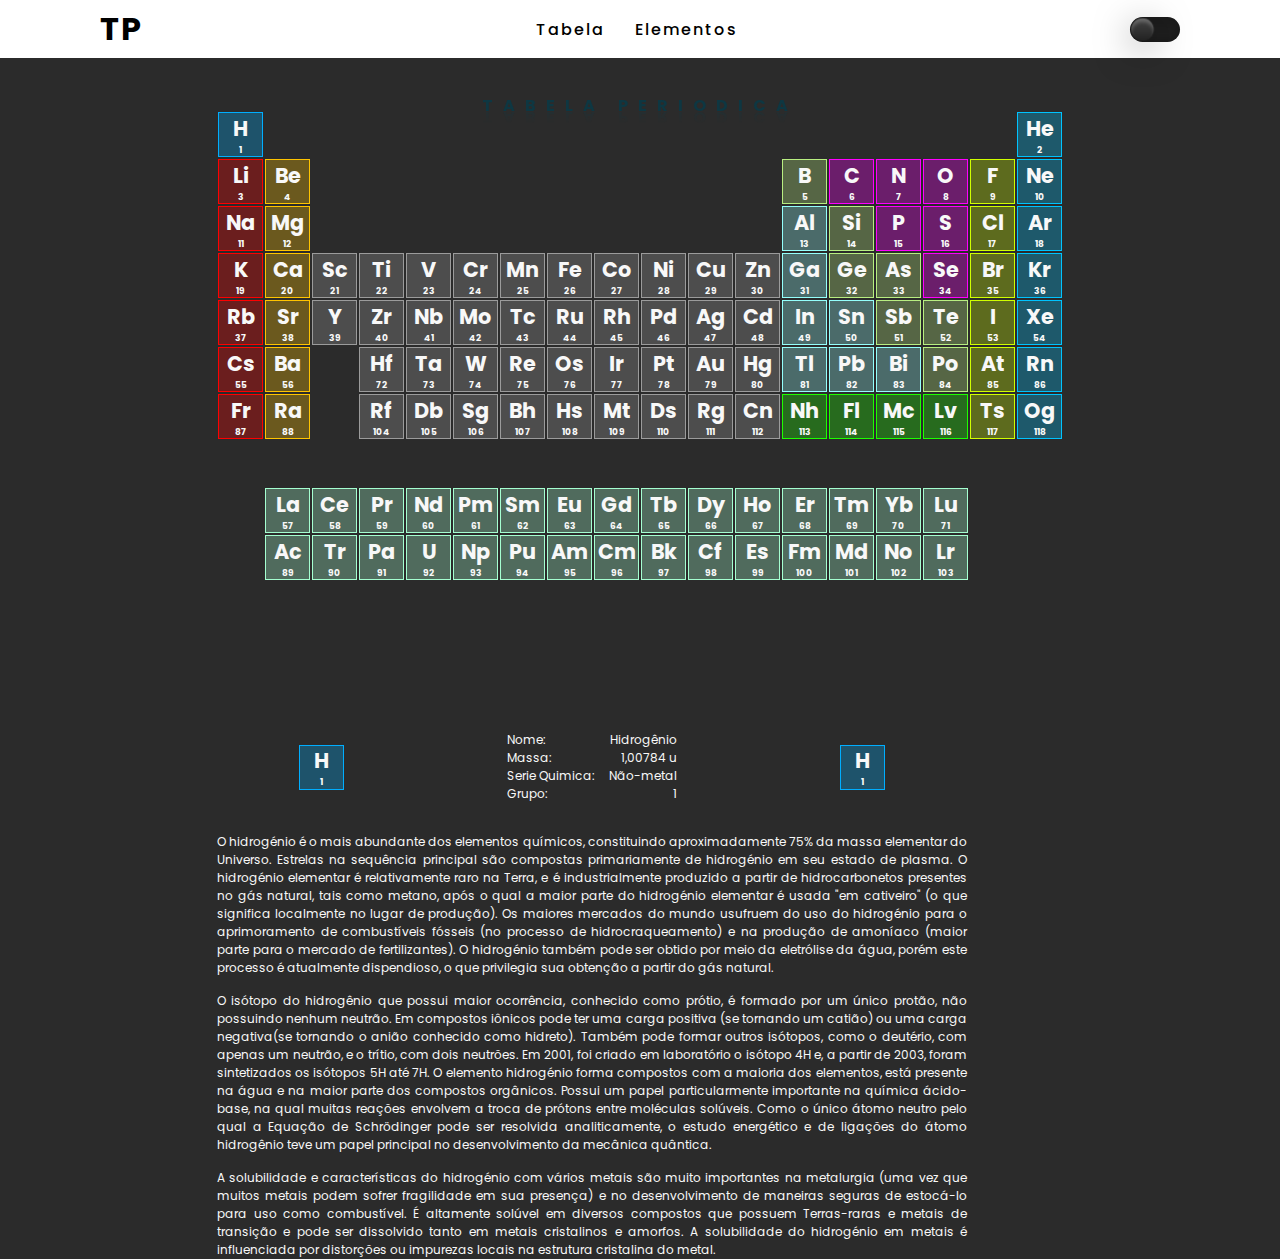
<file: index.html>
<!DOCTYPE html>
<html lang="en">

<head>
  <meta charset="UTF-8">
  <meta http-equiv="X-UA-Compatible" content="IE=edge">
  <meta name="viewport" content="width=device-width, initial-scale=1.0">
  <title>Tabela Periodica</title>
  <meta name="description" content="Tabela Periodica" keywords="tabler-period, tabela-periodica">
  <link rel="stylesheet" href="css/style.css">
  <link rel="stylesheet" href="css/corpo.css">
  <link rel="stylesheet" href="css/conteudo.css">
  <link rel="stylesheet" href="css/elementosQuimicosCores.css">
  <link rel="stylesheet" href="css/quimica.css">
</head>

<body>
  <header>
    <a href="index.html" class="logo">TP</a>
    <ul>
      <li><a href="#tabelaPeriodica">Tabela</a></li>
      <li><a href="#campos-elementos">Elementos</a></li>
    </ul>
    <div id="toggle">
      <i class="indicator"></i>
    </div>
  </header>
  <main>
    <section id="tabelaPeriodica" class="tabelaPeriodica">
      <div>
        <h2 contenteditable="true">Tabela Periodica</h2>
      </div>
      <div class="elementos">
        <div class="column">
          <a href="#hidrogenio">
            <div class="card gas">
              <h3 id="nomeElemento">H</h3>
              <h4 id="numeroAtomico">1</h4>
              <span>hidrogênio</span>
            </div>
          </a>
          <div class="card alcalinos-metal">
            <h3 id="nomeElemento">Li</h3>
            <h4 id="numeroAtomico">3</h4>
            <span>Lítio</span>
          </div>
          <div class="card alcalinos-metal">
            <h3 id="nomeElemento">Na</h3>
            <h4 id="numeroAtomico">11</h4>
            <span>Sódio</span>
          </div>
          <div class="card alcalinos-metal">
            <h3 id="nomeElemento">K</h3>
            <h4 id="numeroAtomico">19</h4>
            <span>Potácio</span>
          </div>
          <div class="card alcalinos-metal">
            <h3 id="nomeElemento">Rb</h3>
            <h4 id="numeroAtomico">37</h4>
            <span>Rubídio</span>
          </div>
          <div class="card alcalinos-metal">
            <h3 id="nomeElemento">Cs</h3>
            <h4 id="numeroAtomico">55</h4>
            <span>Cécio</span>
          </div>
          <div class="card alcalinos-metal">
            <h3 id="nomeElemento">Fr</h3>
            <h4 id="numeroAtomico">87</h4>
            <span>Frâncio</span>
          </div>
          <div class="card">
            <h3 id="nomeElemento"></h3>
            <h4 id="numeroAtomico"></h4>
          </div>
          <div class="card">
            <h3 id="nomeElemento"></h3>
            <h4 id="numeroAtomico"></h4>
          </div>
          <div class="card">
            <h3 id="nomeElemento"></h3>
            <h4 id="numeroAtomico"></h4>
          </div>
        </div>
        <div class="column">
          <div class="card alcaliterroso-metal">
            <h3 id="nomeElemento">Be</h3>
            <h4 id="numeroAtomico">4</h4>
            <span>Berílio</span>
          </div>
          <div class="card alcaliterroso-metal">
            <h3 id="nomeElemento">Mg</h3>
            <h4 id="numeroAtomico">12</h4>
            <span>Magnésio</span>
          </div>
          <div class="card alcaliterroso-metal">
            <h3 id="nomeElemento">Ca</h3>
            <h4 id="numeroAtomico">20</h4>
            <span>Cálcio</span>
          </div>
          <div class="card alcaliterroso-metal">
            <h3 id="nomeElemento">Sr</h3>
            <h4 id="numeroAtomico">38</h4>
            <span>Estrôncio</span>
          </div>
          <div class="card alcaliterroso-metal">
            <h3 id="nomeElemento">Ba</h3>
            <h4 id="numeroAtomico">56</h4>
            <span>Bário</span>
          </div>
          <div class="card alcaliterroso-metal">
            <h3 id="nomeElemento">Ra</h3>
            <h4 id="numeroAtomico">88</h4>
            <span>Rádio</span>
          </div>
          <div class="card">
            <h3 id="nomeElemento"></h3>
            <h4 id="numeroAtomico"></h4>
          </div>
          <div class="card latinidios">
            <h3 id="nomeElemento">La</h3>
            <h4 id="numeroAtomico">57</h4>
            <span>Lantânio</span>
          </div>
          <div class="card latinidios">
            <h3 id="nomeElemento">Ac</h3>
            <h4 id="numeroAtomico">89</h4>
            <span>Actínio</span>
          </div>
        </div>
        <div class="column">
          <div class="card metais">
            <h3 id="nomeElemento">Sc</h3>
            <h4 id="numeroAtomico">21</h4>
            <span>Escândio</span>
          </div>
          <div class="card metais">
            <h3 id="nomeElemento">Y</h3>
            <h4 id="numeroAtomico">39</h4>
            <span>Ítrio</span>
          </div>
          <div class="card">
            <h3 id="nomeElemento"></h3>
            <h4 id="numeroAtomico"></h4>
          </div>
          <div class="card">
            <h3 id="nomeElemento"></h3>
            <h4 id="numeroAtomico"></h4>
          </div>
          <div class="card">
            <h3 id="nomeElemento"></h3>
            <h4 id="numeroAtomico"></h4>
          </div>
          <div class="card latinidios">
            <h3 id="nomeElemento">Ce</h3>
            <h4 id="numeroAtomico">58</h4>
            <span>Cério</span>
          </div>
          <div class="card latinidios">
            <h3 id="nomeElemento">Tr</h3>
            <h4 id="numeroAtomico">90</h4>
            <span>Tório</span>
          </div>
        </div>
        <div class="column">
          <div class="card metais">
            <h3 id="nomeElemento">Ti</h3>
            <h4 id="numeroAtomico">22</h4>
            <span>Titânio</span>
          </div>
          <div class="card metais">
            <h3 id="nomeElemento">Zr</h3>
            <h4 id="numeroAtomico">40</h4>
            <span>Zircônio</span>
          </div>
          <div class="card metais">
            <h3 id="nomeElemento">Hf</h3>
            <h4 id="numeroAtomico">72</h4>
            <span>Háfinio</span>
          </div>
          <div class="card metais">
            <h3 id="nomeElemento">Rf</h3>
            <h4 id="numeroAtomico">104</h4>
            <span>Rutherfórdio</span>
          </div>
          <div class="card">
            <h3 id="nomeElemento"></h3>
            <h4 id="numeroAtomico"></h4>
          </div>
          <div class="card latinidios">
            <h3 id="nomeElemento">Pr</h3>
            <h4 id="numeroAtomico">59</h4>
            <span>Praseodímio</span>
          </div>
          <div class="card latinidios">
            <h3 id="nomeElemento">Pa</h3>
            <h4 id="numeroAtomico">91</h4>
            <span>Protactínio</span>
          </div>
        </div>
        <div class="column">
          <div class="card metais">
            <h3 id="nomeElemento">V</h3>
            <h4 id="numeroAtomico">23</h4>
            <span>Venádio</span>
          </div>
          <div class="card metais">
            <h3 id="nomeElemento">Nb</h3>
            <h4 id="numeroAtomico">41</h4>
            <span>Nióbio</span>
          </div>
          <div class="card metais">
            <h3 id="nomeElemento">Ta</h3>
            <h4 id="numeroAtomico">73</h4>
            <span>Tântalo</span>
          </div>
          <div class="card metais">
            <h3 id="nomeElemento">Db</h3>
            <h4 id="numeroAtomico">105</h4>
            <span>Dubnio</span>
          </div>
          <div class="card">
            <h3 id="nomeElemento"></h3>
            <h4 id="numeroAtomico"></h4>
          </div>
          <div class="card latinidios">
            <h3 id="nomeElemento">Nd</h3>
            <h4 id="numeroAtomico">60</h4>
            <span>Neodímio</span>
          </div>
          <div class="card latinidios">
            <h3 id="nomeElemento">U</h3>
            <h4 id="numeroAtomico">92</h4>
            <span>Urânio</span>
          </div>
        </div>
        <div class="column">
          <div class="card metais">
            <h3 id="nomeElemento">Cr</h3>
            <h4 id="numeroAtomico">24</h4>
            <span>Crômio</span>
          </div>
          <div class="card metais">
            <h3 id="nomeElemento">Mo</h3>
            <h4 id="numeroAtomico">42</h4>
            <span>Molibdênio</span>
          </div>
          <div class="card metais">
            <h3 id="nomeElemento">W</h3>
            <h4 id="numeroAtomico">74</h4>
            <span>Tugstênio</span>
          </div>
          <div class="card metais">
            <h3 id="nomeElemento">Sg</h3>
            <h4 id="numeroAtomico">106</h4>
            <span>Seabórgio</span>
          </div>
          <div class="card">
            <h3 id="nomeElemento"></h3>
            <h4 id="numeroAtomico"></h4>
          </div>
          <div class="card latinidios">
            <h3 id="nomeElemento">Pm</h3>
            <h4 id="numeroAtomico">61</h4>
            <span>Proécio</span>
          </div>
          <div class="card latinidios">
            <h3 id="nomeElemento">Np</h3>
            <h4 id="numeroAtomico">93</h4>
            <span>Neptúnio</span>
          </div>
        </div>
        <div class="column">
          <div class="card metais">
            <h3 id="nomeElemento">Mn</h3>
            <h4 id="numeroAtomico">25</h4>
            <span>Manganês</span>
          </div>
          <div class="card metais">
            <h3 id="nomeElemento">Tc</h3>
            <h4 id="numeroAtomico">43</h4>
            <span>Tecnécio</span>
          </div>
          <div class="card metais">
            <h3 id="nomeElemento">Re</h3>
            <h4 id="numeroAtomico">75</h4>
            <span>Rênio</span>
          </div>
          <div class="card metais">
            <h3 id="nomeElemento">Bh</h3>
            <h4 id="numeroAtomico">107</h4>
            <span>Bóhrio</span>
          </div>
          <div class="card">
            <h3 id="nomeElemento"></h3>
            <h4 id="numeroAtomico"></h4>
          </div>
          <div class="card latinidios">
            <h3 id="nomeElemento">Sm</h3>
            <h4 id="numeroAtomico">62</h4>
            <span>Semário</span>
          </div>
          <div class="card latinidios">
            <h3 id="nomeElemento">Pu</h3>
            <h4 id="numeroAtomico">94</h4>
            <span>Plutônio</span>
          </div>
        </div>
        <div class="column">
          <div class="card metais">
            <h3 id="nomeElemento">Fe</h3>
            <h4 id="numeroAtomico">26</h4>
            <span>Ferro</span>
          </div>
          <div class="card metais">
            <h3 id="nomeElemento">Ru</h3>
            <h4 id="numeroAtomico">44</h4>
            <span>Rutênio</span>
          </div>
          <div class="card metais">
            <h3 id="nomeElemento">Os</h3>
            <h4 id="numeroAtomico">76</h4>
            <span>Ósmio</span>
          </div>
          <div class="card metais">
            <h3 id="nomeElemento">Hs</h3>
            <h4 id="numeroAtomico">108</h4>
            <span>Hássio</span>
          </div>
          <div class="card">
            <h3 id="nomeElemento"></h3>
            <h4 id="numeroAtomico"></h4>
          </div>
          <div class="card latinidios">
            <h3 id="nomeElemento">Eu</h3>
            <h4 id="numeroAtomico">63</h4>
            <span>Európio</span>
          </div>
          <div class="card latinidios">
            <h3 id="nomeElemento">Am</h3>
            <h4 id="numeroAtomico">95</h4>
            <span>Amerício</span>
          </div>
        </div>
        <div class="column">
          <div class="card metais">
            <h3 id="nomeElemento">Co</h3>
            <h4 id="numeroAtomico">27</h4>
            <span>Cobalto</span>
          </div>
          <div class="card metais">
            <h3 id="nomeElemento">Rh</h3>
            <h4 id="numeroAtomico">45</h4>
            <span>Ródio</span>
          </div>
          <div class="card metais">
            <h3 id="nomeElemento">Ir</h3>
            <h4 id="numeroAtomico">77</h4>
            <span>Irídio</span>
          </div>
          <div class="card metais">
            <h3 id="nomeElemento">Mt</h3>
            <h4 id="numeroAtomico">109</h4>
            <span>Meitnério</span>
          </div>
          <div class="card">
            <h3 id="nomeElemento"></h3>
            <h4 id="numeroAtomico"></h4>
          </div>
          <div class="card latinidios">
            <h3 id="nomeElemento">Gd</h3>
            <h4 id="numeroAtomico">64</h4>
            <span>Gadolínio</span>
          </div>
          <div class="card latinidios">
            <h3 id="nomeElemento">Cm</h3>
            <h4 id="numeroAtomico">96</h4>
            <span>Cúrio</span>
          </div>
        </div>
        <div class="column">
          <div class="card metais">
            <h3 id="nomeElemento">Ni</h3>
            <h4 id="numeroAtomico">28</h4>
            <span>Níquel</span>
          </div>
          <div class="card metais">
            <h3 id="nomeElemento">Pd</h3>
            <h4 id="numeroAtomico">46</h4>
            <span>Paládio</span>
          </div>
          <div class="card metais">
            <h3 id="nomeElemento">Pt</h3>
            <h4 id="numeroAtomico">78</h4>
            <span>Platina</span>
          </div>
          <div class="card metais">
            <h3 id="nomeElemento">Ds</h3>
            <h4 id="numeroAtomico">110</h4>
            <span>Darmstádtio</span>
          </div>
          <div class="card">
            <h3 id="nomeElemento"></h3>
            <h4 id="numeroAtomico"></h4>
          </div>
          <div class="card latinidios">
            <h3 id="nomeElemento">Tb</h3>
            <h4 id="numeroAtomico">65</h4>
            <span>Térbio</span>
          </div>
          <div class="card latinidios">
            <h3 id="nomeElemento">Bk</h3>
            <h4 id="numeroAtomico">97</h4>
            <span>Berquélio</span>
          </div>
        </div>
        <div class="column">
          <div class="card metais">
            <h3 id="nomeElemento">Cu</h3>
            <h4 id="numeroAtomico">29</h4>
            <span>Cobre</span>
          </div>
          <div class="card metais">
            <h3 id="nomeElemento">Ag</h3>
            <h4 id="numeroAtomico">47</h4>
            <span>Prata</span>
          </div>
          <div class="card metais">
            <h3 id="nomeElemento">Au</h3>
            <h4 id="numeroAtomico">79</h4>
            <span>Ouro</span>
          </div>
          <div class="card metais">
            <h3 id="nomeElemento">Rg</h3>
            <h4 id="numeroAtomico">111</h4>
            <span>Roentgênio</span>
          </div>
          <div class="card">
            <h3 id="nomeElemento"></h3>
            <h4 id="numeroAtomico"></h4>
          </div>
          <div class="card latinidios">
            <h3 id="nomeElemento">Dy</h3>
            <h4 id="numeroAtomico">66</h4>
            <span>Disprósio</span>
          </div>
          <div class="card latinidios">
            <h3 id="nomeElemento">Cf</h3>
            <h4 id="numeroAtomico">98</h4>
            <span>Califórnio</span>
          </div>
        </div>
        <div class="column">
          <div class="card metais">
            <h3 id="nomeElemento">Zn</h3>
            <h4 id="numeroAtomico">30</h4>
            <span>Zinco</span>
          </div>
          <div class="card metais">
            <h3 id="nomeElemento">Cd</h3>
            <h4 id="numeroAtomico">48</h4>
            <span>Cádimio</span>
          </div>
          <div class="card metais">
            <h3 id="nomeElemento">Hg</h3>
            <h4 id="numeroAtomico">80</h4>
            <span>Mercúrio</span>
          </div>
          <div class="card metais">
            <h3 id="nomeElemento">Cn</h3>
            <h4 id="numeroAtomico">112</h4>
            <span>Copernício</span>
          </div>
          <div class="card">
            <h3 id="nomeElemento"></h3>
            <h4 id="numeroAtomico"></h4>
          </div>
          <div class="card latinidios">
            <h3 id="nomeElemento">Ho</h3>
            <h4 id="numeroAtomico">67</h4>
            <span>Hôlmio</span>
          </div>
          <div class="card latinidios">
            <h3 id="nomeElemento">Es</h3>
            <h4 id="numeroAtomico">99</h4>
            <span>Einstêni</span>
          </div>
        </div>
        <div class="column">
          <div class="card semi-metais">
            <h3 id="nomeElemento">B</h3>
            <h4 id="numeroAtomico">5</h4>
            <span>Boro</span>
          </div>
          <div class="card metais-Representativos">
            <h3 id="nomeElemento">Al</h3>
            <h4 id="numeroAtomico">13</h4>
            <span>Alumínio</span>
          </div>
          <div class="card metais-Representativos">
            <h3 id="nomeElemento">Ga</h3>
            <h4 id="numeroAtomico">31</h4>
            <span>Gálio</span>
          </div>
          <div class="card metais-Representativos">
            <h3 id="nomeElemento">In</h3>
            <h4 id="numeroAtomico">49</h4>
            <span>Índio</span>
          </div>
          <div class="card metais-Representativos">
            <h3 id="nomeElemento">Tl</h3>
            <h4 id="numeroAtomico">81</h4>
            <span>Tálio</span>
          </div>
          <div class="card artificial">
            <h3 id="nomeElemento">Nh</h3>
            <h4 id="numeroAtomico">113</h4>
            <span>Nihônio</span>
          </div>
          <div class="card">
            <h3 id="nomeElemento"></h3>
            <h4 id="numeroAtomico"></h4>
          </div>
          <div class="card latinidios">
            <h3 id="nomeElemento">Er</h3>
            <h4 id="numeroAtomico">68</h4>
            <span>Érbio</span>
          </div>
          <div class="card latinidios">
            <h3 id="nomeElemento">Fm</h3>
            <h4 id="numeroAtomico">100</h4>
            <span>Férmio</span>
          </div>
        </div>
        <div class="column">
          <div class="card nao-metais">
            <h3 id="nomeElemento">C</h3>
            <h4 id="numeroAtomico">6</h4>
            <span>Carbono</span>
          </div>
          <div class="card semi-metais">
            <h3 id="nomeElemento">Si</h3>
            <h4 id="numeroAtomico">14</h4>
            <span>Silício</span>
          </div>
          <div class="card semi-metais">
            <h3 id="nomeElemento">Ge</h3>
            <h4 id="numeroAtomico">32</h4>
            <span>Germânio</span>
          </div>
          <div class="card metais-Representativos">
            <h3 id="nomeElemento">Sn</h3>
            <h4 id="numeroAtomico">50</h4>
            <span>Estanho</span>
          </div>
          <div class="card metais-Representativos">
            <h3 id="nomeElemento">Pb</h3>
            <h4 id="numeroAtomico">82</h4>
            <span>Chumbo</span>
          </div>
          <div class="card artificial">
            <h3 id="nomeElemento">Fl</h3>
            <h4 id="numeroAtomico">114</h4>
            <span>Fleróvio</span>
          </div>
          <div class="card">
            <h3 id="nomeElemento"></h3>
            <h4 id="numeroAtomico"></h4>
          </div>
          <div class="card latinidios">
            <h3 id="nomeElemento">Tm</h3>
            <h4 id="numeroAtomico">69</h4>
            <span>Túlio</span>
          </div>
          <div class="card latinidios">
            <h3 id="nomeElemento">Md</h3>
            <h4 id="numeroAtomico">101</h4>
            <span>Mendelévio</span>
          </div>
        </div>
        <div class="column">
          <div class="card nao-metais">
            <h3 id="nomeElemento">N</h3>
            <h4 id="numeroAtomico">7</h4>
            <span>Nitrogênio</span>
          </div>
          <div class="card nao-metais">
            <h3 id="nomeElemento">P</h3>
            <h4 id="numeroAtomico">15</h4>
            <span>Fósforo</span>
          </div>
          <div class="card semi-metais">
            <h3 id="nomeElemento">As</h3>
            <h4 id="numeroAtomico">33</h4>
            <span>Arsênio</span>
          </div>
          <div class="card semi-metais">
            <h3 id="nomeElemento">Sb</h3>
            <h4 id="numeroAtomico">51</h4>
            <span>Antimônio</span>
          </div>
          <div class="card metais-Representativos">
            <h3 id="nomeElemento">Bi</h3>
            <h4 id="numeroAtomico">83</h4>
            <span>Bismuto</span>
          </div>
          <div class="card artificial">
            <h3 id="nomeElemento">Mc</h3>
            <h4 id="numeroAtomico">115</h4>
            <span>Moscóvio</span>
          </div>
          <div class="card">
            <h3 id="nomeElemento"></h3>
            <h4 id="numeroAtomico"></h4>
          </div>
          <div class="card latinidios">
            <h3 id="nomeElemento">Yb</h3>
            <h4 id="numeroAtomico">70</h4>
            <span>Itérbeio</span>
          </div>
          <div class="card latinidios">
            <h3 id="nomeElemento">No</h3>
            <h4 id="numeroAtomico">102</h4>
            <span>Nobélio</span>
          </div>
        </div>
        <div class="column">
          <div class="card nao-metais">
            <h3 id="nomeElemento">O</h3>
            <h4 id="numeroAtomico">8</h4>
            <span>Oxigênio</span>
          </div>
          <div class="card nao-metais">
            <h3 id="nomeElemento">S</h3>
            <h4 id="numeroAtomico">16</h4>
            <span>Enxofre</span>
          </div>
          <div class="card nao-metais">
            <h3 id="nomeElemento">Se</h3>
            <h4 id="numeroAtomico">34</h4>
            <span>Selênio</span>
          </div>
          <div class="card semi-metais">
            <h3 id="nomeElemento">Te</h3>
            <h4 id="numeroAtomico">52</h4>
            <span>Telúrio</span>
          </div>
          <div class="card semi-metais">
            <h3 id="nomeElemento">Po</h3>
            <h4 id="numeroAtomico">84</h4>
            <span>Polônio</span>
          </div>
          <div class="card artificial">
            <h3 id="nomeElemento">Lv</h3>
            <h4 id="numeroAtomico">116</h4>
            <span>Livermório</span>
          </div>
          <div class="card">
            <h3 id="nomeElemento"></h3>
            <h4 id="numeroAtomico"></h4>
          </div>
          <div class="card latinidios">
            <h3 id="nomeElemento">Lu</h3>
            <h4 id="numeroAtomico">71</h4>
            <span>Lutécio</span>
          </div>
          <div class="card latinidios">
            <h3 id="nomeElemento">Lr</h3>
            <h4 id="numeroAtomico">103</h4>
            <span>Laurêncio</span>
          </div>
        </div>
        <div class="column">
          <div class="card halogenio">
            <h3 id="nomeElemento">F</h3>
            <h4 id="numeroAtomico">9</h4>
            <span>Flúor</span>
          </div>
          <div class="card halogenio">
            <h3 id="nomeElemento">Cl</h3>
            <h4 id="numeroAtomico">17</h4>
            <span>Cloro</span>
          </div>
          <div class="card halogenio">
            <h3 id="nomeElemento">Br</h3>
            <h4 id="numeroAtomico">35</h4>
            <span>Bromo</span>
          </div>
          <div class="card halogenio">
            <h3 id="nomeElemento">I</h3>
            <h4 id="numeroAtomico">53</h4>
            <span>Iodo</span>
          </div>
          <div class="card halogenio">
            <h3 id="nomeElemento">At</h3>
            <h4 id="numeroAtomico">85</h4>
            <span>Astato</span>
          </div>
          <div class="card halogenio">
            <h3 id="nomeElemento">Ts</h3>
            <h4 id="numeroAtomico">117</h4>
            <span>Tennesso</span>
          </div>
          <div class="card">
            <h3 id="nomeElemento"></h3>
            <h4 id="numeroAtomico"></h4>
          </div>
          <div class="card">
            <h3 id="nomeElemento"></h3>
            <h4 id="numeroAtomico"></h4>
          </div>
          <div class="card">
            <h3 id="nomeElemento"></h3>
            <h4 id="numeroAtomico"></h4>
          </div>
        </div>
        <div class="column">
          <div class="card gas-nobre">
            <h3 id="nomeElemento">He</h3>
            <h4 id="numeroAtomico">2</h4>
            <span>Hélio</span>
          </div>
          <div class="card gas-nobre">
            <h3 id="nomeElemento">Ne</h3>
            <h4 id="numeroAtomico">10</h4>
            <span>Neônio</span>
          </div>
          <div class="card gas-nobre">
            <h3 id="nomeElemento">Ar</h3>
            <h4 id="numeroAtomico">18</h4>
            <span>Argônio</span>
          </div>
          <div class="card gas-nobre">
            <h3 id="nomeElemento">Kr</h3>
            <h4 id="numeroAtomico">36</h4>
            <span>Criptônio</span>
          </div>
          <div class="card gas-nobre">
            <h3 id="nomeElemento">Xe</h3>
            <h4 id="numeroAtomico">54</h4>
            <span>Xenônio</span>
          </div>
          <div class="card gas-nobre">
            <h3 id="nomeElemento">Rn</h3>
            <h4 id="numeroAtomico">86</h4>
            <span>Radônio</span>
          </div>
          <div class="card gas-nobre">
            <h3 id="nomeElemento">Og</h3>
            <h4 id="numeroAtomico">118</h4>
            <span>Oganessônio</span>
          </div>
          <div class="card">
            <h3 id="nomeElemento"></h3>
            <h4 id="numeroAtomico"></h4>
          </div>
          <div class="card">
            <h3 id="nomeElemento"></h3>
            <h4 id="numeroAtomico"></h4>
          </div>
          <div class="card">
            <h3 id="nomeElemento"></h3>
            <h4 id="numeroAtomico"></h4>
          </div>
        </div>
      </div>
    </section>
    <section id="campos-elementos" class="campos-elementos">
      <div>
        <div class="cabecalhoElemento" id="hidrogenio">
          <div id="desenhoElementoTabela">
           <a href="#tabelaPeriodica">
             <div class="card gas">
               <h3 id="nomeElemento">H</h3>
               <h4 id="numeroAtomico">1</h4>
              </div>
            </a>
          </div>
          <div class="caracteristicas">
            <span>
              <p>Nome:</p> Hidrogênio
            </span>
            <span>
              <p>Massa:</p> 1,00784 u
            </span>
            <span>
              <p>Serie Quimica:</p> Não-metal
            </span>
            <span>
              <p>Grupo:</p> 1
            </span>
          </div>
          <div class="card gas">
            <h3 id="nomeElemento">H</h3>
            <h4 id="numeroAtomico">1</h4>
          </div>
        </div>
        <div class="conteudoElemento">
          <p>O hidrogénio é o mais abundante dos elementos químicos, constituindo aproximadamente 75% da massa elementar
            do Universo.
            Estrelas na sequência principal são compostas primariamente de hidrogénio em seu estado de plasma.
            O hidrogénio elementar é relativamente raro na Terra, e é industrialmente produzido a partir
            de hidrocarbonetos presentes no gás natural, tais como metano, após o qual a maior parte do hidrogénio
            elementar é usada "em cativeiro" (o que significa localmente no lugar de produção).
            Os maiores mercados do mundo usufruem do uso do hidrogénio para o aprimoramento de combustíveis fósseis
            (no processo de hidrocraqueamento) e na produção de amoníaco (maior parte para o mercado de fertilizantes).
            O hidrogénio também pode ser obtido por meio da eletrólise da água, porém este processo é atualmente
            dispendioso,
            o que privilegia sua obtenção a partir do gás natural.</p>
          <p>O isótopo do hidrogênio que possui maior ocorrência, conhecido como prótio, é formado por um único protão,
            não possuindo nenhum neutrão. Em compostos iônicos pode ter uma carga positiva (se tornando um catião) ou
            uma carga negativa(se tornando o anião conhecido como hidreto). Também pode formar outros isótopos, como
            o deutério, com apenas um neutrão, e o trítio, com dois neutrões. Em 2001, foi criado em laboratório o
            isótopo 4H e, a partir de 2003, foram sintetizados os isótopos 5H até 7H. O elemento hidrogénio forma
            compostos com a maioria dos elementos, está presente na água e na maior parte dos compostos orgânicos.
            Possui um papel particularmente importante na química ácido-base, na qual muitas reações envolvem a troca de
            prótons entre moléculas solúveis. Como o único átomo neutro pelo qual a Equação de Schrödinger pode ser
            resolvida analiticamente, o estudo energético e de ligações do átomo hidrogênio teve um papel principal
            no desenvolvimento da mecânica quântica.</p>
          <p>A solubilidade e características do hidrogénio com vários metais são muito importantes na metalurgia (uma
            vez que muitos metais podem sofrer fragilidade em sua presença) e no desenvolvimento de maneiras seguras
            de estocá-lo para uso como combustível. É altamente solúvel em diversos compostos que possuem
            Terras-raras e metais de transição e pode ser dissolvido tanto em metais cristalinos e amorfos. A
            solubilidade do hidrogénio em metais é influenciada por distorções ou impurezas locais na estrutura
            cristalina do metal.</p>
        </div>
      </div>
      </div>

    </section>
  </main>

  <script src="js/motor1.js"></script>
</body>

</html>
</file>
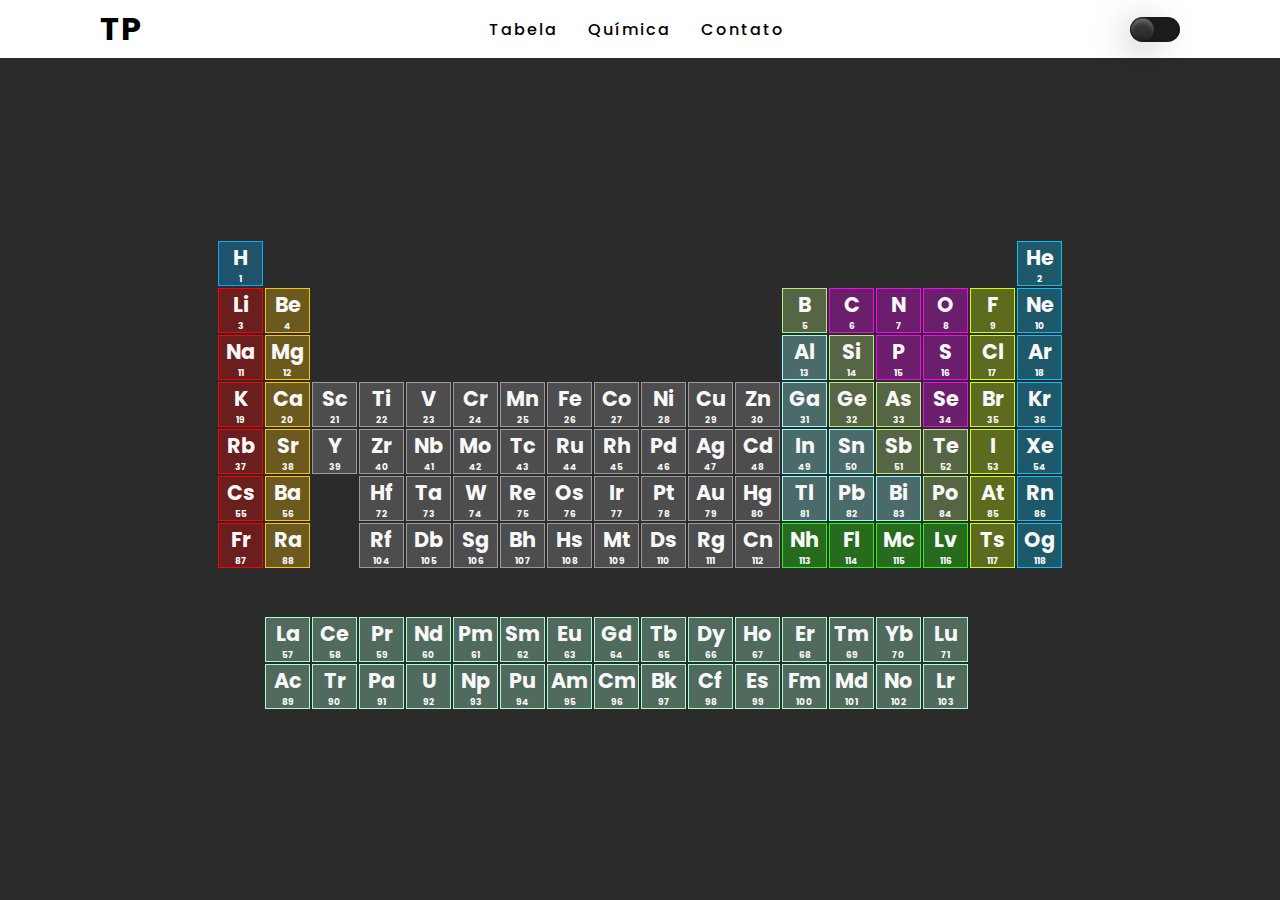
<file: src/index.html>
<!DOCTYPE html>
<html lang="en">

<head>
  <meta charset="UTF-8">
  <meta http-equiv="X-UA-Compatible" content="IE=edge">
  <meta name="viewport" content="width=device-width, initial-scale=1.0">
  <title>Tabela Periodica</title>
  <meta name="description" content="Tabela Periodica" keywords="tabler-period, tabela-periodica">
  <link rel="stylesheet" href="css/style.css">
  <link rel="stylesheet" href="css/corpo.css">
  <link rel="stylesheet" href="css/conteudo.css">
</head>

<body>
  <header>
    <a href="#" class="logo">TP</a>
    <ul>
      <li><a href="#tabelaPeriodica">Tabela</a></li>
      <li><a href="#">Química</a></li>
      <li><a href="#">Contato</a></li>
    </ul>
    <div id="toggle">
      <i class="indicator"></i>
    </div>
  </header>
  <main>
    <section id="tabelaPeriodica" class="tabelaPeriodica">
      <div class="elementos">
        <div class="column">
          <div class="card gas">
            <h3 id="nomeElemento">H</h3>
            <h4 id="numeroAtomico">1</h4>
            <span>hidrogênio</span>
          </div>
          <div class="card alcalinos-metal">
            <h3 id="nomeElemento">Li</h3>
            <h4 id="numeroAtomico">3</h4>
            <span>Lítio</span>
          </div>
          <div class="card alcalinos-metal">
            <h3 id="nomeElemento">Na</h3>
            <h4 id="numeroAtomico">11</h4>
            <span>Sódio</span>
          </div>
          <div class="card alcalinos-metal">
            <h3 id="nomeElemento">K</h3>
            <h4 id="numeroAtomico">19</h4>
            <span>Potácio</span>
          </div>
          <div class="card alcalinos-metal">
            <h3 id="nomeElemento">Rb</h3>
            <h4 id="numeroAtomico">37</h4>
            <span>Rubídio</span>
          </div>
          <div class="card alcalinos-metal">
            <h3 id="nomeElemento">Cs</h3>
            <h4 id="numeroAtomico">55</h4>
            <span>Cécio</span>
          </div>
          <div class="card alcalinos-metal">
            <h3 id="nomeElemento">Fr</h3>
            <h4 id="numeroAtomico">87</h4>
            <span>Frâncio</span>
          </div>
          <div class="card">
            <h3 id="nomeElemento"></h3>
            <h4 id="numeroAtomico"></h4>
          </div>
          <div class="card">
            <h3 id="nomeElemento"></h3>
            <h4 id="numeroAtomico"></h4>
          </div>
          <div class="card">
            <h3 id="nomeElemento"></h3>
            <h4 id="numeroAtomico"></h4>
          </div>
        </div>
        <div class="column">
          <div class="card alcaliterroso-metal">
            <h3 id="nomeElemento">Be</h3>
            <h4 id="numeroAtomico">4</h4>
            <span>Berílio</span>
          </div>
          <div class="card alcaliterroso-metal">
            <h3 id="nomeElemento">Mg</h3>
            <h4 id="numeroAtomico">12</h4>
            <span>Magnésio</span>
          </div>
          <div class="card alcaliterroso-metal">
            <h3 id="nomeElemento">Ca</h3>
            <h4 id="numeroAtomico">20</h4>
            <span>Cálcio</span>
          </div>
          <div class="card alcaliterroso-metal">
            <h3 id="nomeElemento">Sr</h3>
            <h4 id="numeroAtomico">38</h4>
            <span>Estrôncio</span>
          </div>
          <div class="card alcaliterroso-metal">
            <h3 id="nomeElemento">Ba</h3>
            <h4 id="numeroAtomico">56</h4>
            <span>Bário</span>
          </div>
          <div class="card alcaliterroso-metal">
            <h3 id="nomeElemento">Ra</h3>
            <h4 id="numeroAtomico">88</h4>
            <span>Rádio</span>
          </div>
          <div class="card">
            <h3 id="nomeElemento"></h3>
            <h4 id="numeroAtomico"></h4>
          </div>
          <div class="card latinidios">
            <h3 id="nomeElemento">La</h3>
            <h4 id="numeroAtomico">57</h4>
            <span >Lantânio</span>
          </div>
          <div class="card latinidios">
            <h3 id="nomeElemento">Ac</h3>
            <h4 id="numeroAtomico">89</h4>
            <span >Actínio</span>
          </div>
        </div>
        <div class="column">
          <div class="card metais">
            <h3 id="nomeElemento">Sc</h3>
            <h4 id="numeroAtomico">21</h4>
            <span>Escândio</span>
          </div>
          <div class="card metais">
            <h3 id="nomeElemento">Y</h3>
            <h4 id="numeroAtomico">39</h4>
            <span>Ítrio</span>
          </div>
          <div class="card">
            <h3 id="nomeElemento"></h3>
            <h4 id="numeroAtomico"></h4>
          </div>
          <div class="card">
            <h3 id="nomeElemento"></h3>
            <h4 id="numeroAtomico"></h4>
          </div>
          <div class="card">
            <h3 id="nomeElemento"></h3>
            <h4 id="numeroAtomico"></h4>
          </div>
          <div class="card latinidios">
            <h3 id="nomeElemento">Ce</h3>
            <h4 id="numeroAtomico">58</h4>
            <span >Cério</span>
          </div>
          <div class="card latinidios">
            <h3 id="nomeElemento">Tr</h3>
            <h4 id="numeroAtomico">90</h4>
            <span >Tório</span>
          </div>
        </div>
        <div class="column">
          <div class="card metais">
            <h3 id="nomeElemento">Ti</h3>
            <h4 id="numeroAtomico">22</h4>
            <span>Titânio</span>
          </div>
          <div class="card metais">
            <h3 id="nomeElemento">Zr</h3>
            <h4 id="numeroAtomico">40</h4>
            <span>Zircônio</span>
          </div>
          <div class="card metais">
            <h3 id="nomeElemento">Hf</h3>
            <h4 id="numeroAtomico">72</h4>
            <span>Háfinio</span>
          </div>
          <div class="card metais">
            <h3 id="nomeElemento">Rf</h3>
            <h4 id="numeroAtomico">104</h4>
            <span>Rutherfórdio</span>
          </div>
          <div class="card">
            <h3 id="nomeElemento"></h3>
            <h4 id="numeroAtomico"></h4>
          </div>
          <div class="card latinidios">
            <h3 id="nomeElemento">Pr</h3>
            <h4 id="numeroAtomico">59</h4>
            <span >Praseodímio</span>
          </div>
          <div class="card latinidios">
            <h3 id="nomeElemento">Pa</h3>
            <h4 id="numeroAtomico">91</h4>
            <span >Protactínio</span>
          </div>
        </div>
        <div class="column">
          <div class="card metais">
            <h3 id="nomeElemento">V</h3>
            <h4 id="numeroAtomico">23</h4>
            <span>Venádio</span>
          </div>
          <div class="card metais">
            <h3 id="nomeElemento">Nb</h3>
            <h4 id="numeroAtomico">41</h4>
            <span>Nióbio</span>
          </div>
          <div class="card metais">
            <h3 id="nomeElemento">Ta</h3>
            <h4 id="numeroAtomico">73</h4>
            <span>Tântalo</span>
          </div>
          <div class="card metais">
            <h3 id="nomeElemento">Db</h3>
            <h4 id="numeroAtomico">105</h4>
            <span>Dubnio</span>
          </div>
          <div class="card">
            <h3 id="nomeElemento"></h3>
            <h4 id="numeroAtomico"></h4>
          </div>
          <div class="card latinidios">
            <h3 id="nomeElemento">Nd</h3>
            <h4 id="numeroAtomico">60</h4>
            <span >Neodímio</span>
          </div>
          <div class="card latinidios">
            <h3 id="nomeElemento">U</h3>
            <h4 id="numeroAtomico">92</h4>
            <span >Urânio</span>
          </div>
        </div>
        <div class="column">
          <div class="card metais">
            <h3 id="nomeElemento">Cr</h3>
            <h4 id="numeroAtomico">24</h4>
            <span>Crômio</span>
          </div>
          <div class="card metais">
            <h3 id="nomeElemento">Mo</h3>
            <h4 id="numeroAtomico">42</h4>
            <span>Molibdênio</span>
          </div>
          <div class="card metais">
            <h3 id="nomeElemento">W</h3>
            <h4 id="numeroAtomico">74</h4>
            <span>Tugstênio</span>
          </div>
          <div class="card metais">
            <h3 id="nomeElemento">Sg</h3>
            <h4 id="numeroAtomico">106</h4>
            <span>Seabórgio</span>
          </div>
          <div class="card">
            <h3 id="nomeElemento"></h3>
            <h4 id="numeroAtomico"></h4>
          </div>
          <div class="card latinidios">
            <h3 id="nomeElemento">Pm</h3>
            <h4 id="numeroAtomico">61</h4>
            <span >Proécio</span>
          </div>
          <div class="card latinidios">
            <h3 id="nomeElemento">Np</h3>
            <h4 id="numeroAtomico">93</h4>
            <span >Neptúnio</span>
          </div>
        </div>
        <div class="column">
          <div class="card metais">
            <h3 id="nomeElemento">Mn</h3>
            <h4 id="numeroAtomico">25</h4>
            <span>Manganês</span>
          </div>
          <div class="card metais">
            <h3 id="nomeElemento">Tc</h3>
            <h4 id="numeroAtomico">43</h4>
            <span>Tecnécio</span>
          </div>
          <div class="card metais">
            <h3 id="nomeElemento">Re</h3>
            <h4 id="numeroAtomico">75</h4>
            <span>Rênio</span>
          </div>
          <div class="card metais">
            <h3 id="nomeElemento">Bh</h3>
            <h4 id="numeroAtomico">107</h4>
            <span>Bóhrio</span>
          </div>
          <div class="card">
            <h3 id="nomeElemento"></h3>
            <h4 id="numeroAtomico"></h4>
          </div>
          <div class="card latinidios">
            <h3 id="nomeElemento">Sm</h3>
            <h4 id="numeroAtomico">62</h4>
            <span >Semário</span>
          </div>
          <div class="card latinidios">
            <h3 id="nomeElemento">Pu</h3>
            <h4 id="numeroAtomico">94</h4>
            <span >Plutônio</span>
          </div>
        </div>
        <div class="column">
          <div class="card metais">
            <h3 id="nomeElemento">Fe</h3>
            <h4 id="numeroAtomico">26</h4>
            <span>Ferro</span>
          </div>
          <div class="card metais">
            <h3 id="nomeElemento">Ru</h3>
            <h4 id="numeroAtomico">44</h4>
            <span>Rutênio</span>
          </div>
          <div class="card metais">
            <h3 id="nomeElemento">Os</h3>
            <h4 id="numeroAtomico">76</h4>
            <span>Ósmio</span>
          </div>
          <div class="card metais">
            <h3 id="nomeElemento">Hs</h3>
            <h4 id="numeroAtomico">108</h4>
            <span>Hássio</span>
          </div>
          <div class="card">
            <h3 id="nomeElemento"></h3>
            <h4 id="numeroAtomico"></h4>
          </div>
          <div class="card latinidios">
            <h3 id="nomeElemento">Eu</h3>
            <h4 id="numeroAtomico">63</h4>
            <span >Európio</span>
          </div>
          <div class="card latinidios">
            <h3 id="nomeElemento">Am</h3>
            <h4 id="numeroAtomico">95</h4>
            <span>Amerício</span>
          </div>
        </div>
        <div class="column">
          <div class="card metais">
            <h3 id="nomeElemento">Co</h3>
            <h4 id="numeroAtomico">27</h4>
            <span>Cobalto</span>
          </div>
          <div class="card metais">
            <h3 id="nomeElemento">Rh</h3>
            <h4 id="numeroAtomico">45</h4>
            <span>Ródio</span>
          </div>
          <div class="card metais">
            <h3 id="nomeElemento">Ir</h3>
            <h4 id="numeroAtomico">77</h4>
            <span>Irídio</span>
          </div>
          <div class="card metais">
            <h3 id="nomeElemento">Mt</h3>
            <h4 id="numeroAtomico">109</h4>
            <span>Meitnério</span>
          </div>
          <div class="card">
            <h3 id="nomeElemento"></h3>
            <h4 id="numeroAtomico"></h4>
          </div>
          <div class="card latinidios">
            <h3 id="nomeElemento">Gd</h3>
            <h4 id="numeroAtomico">64</h4>
            <span >Gadolínio</span>
          </div>
          <div class="card latinidios">
            <h3 id="nomeElemento">Cm</h3>
            <h4 id="numeroAtomico">96</h4>
            <span >Cúrio</span>
          </div>
        </div>
        <div class="column">
          <div class="card metais">
            <h3 id="nomeElemento">Ni</h3>
            <h4 id="numeroAtomico">28</h4>
            <span>Níquel</span>
          </div>
          <div class="card metais">
            <h3 id="nomeElemento">Pd</h3>
            <h4 id="numeroAtomico">46</h4>
            <span>Paládio</span>
          </div>
          <div class="card metais">
            <h3 id="nomeElemento">Pt</h3>
            <h4 id="numeroAtomico">78</h4>
            <span>Platina</span>
          </div>
          <div class="card metais">
            <h3 id="nomeElemento">Ds</h3>
            <h4 id="numeroAtomico">110</h4>
            <span>Darmstádtio</span>
          </div>
          <div class="card">
            <h3 id="nomeElemento"></h3>
            <h4 id="numeroAtomico"></h4>
          </div>
          <div class="card latinidios">
            <h3 id="nomeElemento">Tb</h3>
            <h4 id="numeroAtomico">65</h4>
            <span >Térbio</span>
          </div>
          <div class="card latinidios">
            <h3 id="nomeElemento">Bk</h3>
            <h4 id="numeroAtomico">97</h4>
            <span>Berquélio</span>
          </div>
        </div>
        <div class="column">
          <div class="card metais">
            <h3 id="nomeElemento">Cu</h3>
            <h4 id="numeroAtomico">29</h4>
            <span>Cobre</span>
          </div>
          <div class="card metais">
            <h3 id="nomeElemento">Ag</h3>
            <h4 id="numeroAtomico">47</h4>
            <span>Prata</span>
          </div>
          <div class="card metais">
            <h3 id="nomeElemento">Au</h3>
            <h4 id="numeroAtomico">79</h4>
            <span>Ouro</span>
          </div>
          <div class="card metais">
            <h3 id="nomeElemento">Rg</h3>
            <h4 id="numeroAtomico">111</h4>
            <span>Roentgênio</span>
          </div>
          <div class="card">
            <h3 id="nomeElemento"></h3>
            <h4 id="numeroAtomico"></h4>
          </div>
          <div class="card latinidios">
            <h3 id="nomeElemento">Dy</h3>
            <h4 id="numeroAtomico">66</h4>
            <span >Disprósio</span>
          </div>
          <div class="card latinidios">
            <h3 id="nomeElemento">Cf</h3>
            <h4 id="numeroAtomico">98</h4>
            <span >Califórnio</span>
          </div>
        </div>
        <div class="column">
          <div class="card metais">
            <h3 id="nomeElemento">Zn</h3>
            <h4 id="numeroAtomico">30</h4>
            <span>Zinco</span>
          </div>
          <div class="card metais">
            <h3 id="nomeElemento">Cd</h3>
            <h4 id="numeroAtomico">48</h4>
            <span>Cádimio</span>
          </div>
          <div class="card metais">
            <h3 id="nomeElemento">Hg</h3>
            <h4 id="numeroAtomico">80</h4>
            <span>Mercúrio</span>
          </div>
          <div class="card metais">
            <h3 id="nomeElemento">Cn</h3>
            <h4 id="numeroAtomico">112</h4>
            <span>Copernício</span>
          </div>
          <div class="card">
            <h3 id="nomeElemento"></h3>
            <h4 id="numeroAtomico"></h4>
          </div>
          <div class="card latinidios">
            <h3 id="nomeElemento">Ho</h3>
            <h4 id="numeroAtomico">67</h4>
            <span >Hôlmio</span>
          </div>
          <div class="card latinidios">
            <h3 id="nomeElemento">Es</h3>
            <h4 id="numeroAtomico">99</h4>
            <span >Einstêni</span>
          </div>
        </div>
        <div class="column">
          <div class="card semi-metais">
            <h3 id="nomeElemento">B</h3>
            <h4 id="numeroAtomico">5</h4>
            <span>Boro</span>
          </div>
          <div class="card metais-Representativos">
            <h3 id="nomeElemento">Al</h3>
            <h4 id="numeroAtomico">13</h4>
            <span>Alumínio</span>
          </div>
          <div class="card metais-Representativos">
            <h3 id="nomeElemento">Ga</h3>
            <h4 id="numeroAtomico">31</h4>
            <span>Gálio</span>
          </div>
          <div class="card metais-Representativos">
            <h3 id="nomeElemento">In</h3>
            <h4 id="numeroAtomico">49</h4>
            <span>Índio</span>
          </div>
          <div class="card metais-Representativos">
            <h3 id="nomeElemento">Tl</h3>
            <h4 id="numeroAtomico">81</h4>
            <span>Tálio</span>
          </div>
          <div class="card artificial">
            <h3 id="nomeElemento">Nh</h3>
            <h4 id="numeroAtomico">113</h4>
            <span>Nihônio</span>
          </div>
          <div class="card">
            <h3 id="nomeElemento"></h3>
            <h4 id="numeroAtomico"></h4>
          </div>
          <div class="card latinidios">
            <h3 id="nomeElemento">Er</h3>
            <h4 id="numeroAtomico">68</h4>
            <span >Érbio</span>
          </div>
          <div class="card latinidios">
            <h3 id="nomeElemento">Fm</h3>
            <h4 id="numeroAtomico">100</h4>
            <span >Férmio</span>
          </div>
        </div>
        <div class="column">
          <div class="card nao-metais">
            <h3 id="nomeElemento">C</h3>
            <h4 id="numeroAtomico">6</h4>
            <span>Carbono</span>
          </div>
          <div class="card semi-metais">
            <h3 id="nomeElemento">Si</h3>
            <h4 id="numeroAtomico">14</h4>
            <span>Silício</span>
          </div>
          <div class="card semi-metais">
            <h3 id="nomeElemento">Ge</h3>
            <h4 id="numeroAtomico">32</h4>
            <span>Germânio</span>
          </div>
          <div class="card metais-Representativos">
            <h3 id="nomeElemento">Sn</h3>
            <h4 id="numeroAtomico">50</h4>
            <span>Estanho</span>
          </div>
          <div class="card metais-Representativos">
            <h3 id="nomeElemento">Pb</h3>
            <h4 id="numeroAtomico">82</h4>
            <span>Chumbo</span>
          </div>
          <div class="card artificial">
            <h3 id="nomeElemento">Fl</h3>
            <h4 id="numeroAtomico">114</h4>
            <span>Fleróvio</span>
          </div>
          <div class="card">
            <h3 id="nomeElemento"></h3>
            <h4 id="numeroAtomico"></h4>
          </div>
          <div class="card latinidios">
            <h3 id="nomeElemento">Tm</h3>
            <h4 id="numeroAtomico">69</h4>
            <span>Túlio</span>
          </div>
          <div class="card latinidios">
            <h3 id="nomeElemento">Md</h3>
            <h4 id="numeroAtomico">101</h4>
            <span >Mendelévio</span>
          </div>
        </div>
        <div class="column">
          <div class="card nao-metais">
            <h3 id="nomeElemento">N</h3>
            <h4 id="numeroAtomico">7</h4>
            <span>Nitrogênio</span>
          </div>
          <div class="card nao-metais">
            <h3 id="nomeElemento">P</h3>
            <h4 id="numeroAtomico">15</h4>
            <span>Fósforo</span>
          </div>
          <div class="card semi-metais">
            <h3 id="nomeElemento">As</h3>
            <h4 id="numeroAtomico">33</h4>
            <span>Arsênio</span>
          </div>
          <div class="card semi-metais">
            <h3 id="nomeElemento">Sb</h3>
            <h4 id="numeroAtomico">51</h4>
            <span>Antimônio</span>
          </div>
          <div class="card metais-Representativos">
            <h3 id="nomeElemento">Bi</h3>
            <h4 id="numeroAtomico">83</h4>
            <span>Bismuto</span>
          </div>
          <div class="card artificial">
            <h3 id="nomeElemento">Mc</h3>
            <h4 id="numeroAtomico">115</h4>
            <span>Moscóvio</span>
          </div>
          <div class="card">
            <h3 id="nomeElemento"></h3>
            <h4 id="numeroAtomico"></h4>
          </div>
          <div class="card latinidios">
            <h3 id="nomeElemento">Yb</h3>
            <h4 id="numeroAtomico">70</h4>
            <span >Itérbeio</span>
          </div>
          <div class="card latinidios">
            <h3 id="nomeElemento">No</h3>
            <h4 id="numeroAtomico">102</h4>
            <span >Nobélio</span>
          </div>
        </div>
        <div class="column">
          <div class="card nao-metais">
            <h3 id="nomeElemento">O</h3>
            <h4 id="numeroAtomico">8</h4>
            <span>Oxigênio</span>
          </div>
          <div class="card nao-metais">
            <h3 id="nomeElemento">S</h3>
            <h4 id="numeroAtomico">16</h4>
            <span>Enxofre</span>
          </div>
          <div class="card nao-metais">
            <h3 id="nomeElemento">Se</h3>
            <h4 id="numeroAtomico">34</h4>
            <span>Selênio</span>
          </div>
          <div class="card semi-metais">
            <h3 id="nomeElemento">Te</h3>
            <h4 id="numeroAtomico">52</h4>
            <span>Telúrio</span>
          </div>
          <div class="card semi-metais">
            <h3 id="nomeElemento">Po</h3>
            <h4 id="numeroAtomico">84</h4>
            <span>Polônio</span>
          </div>
          <div class="card artificial">
            <h3 id="nomeElemento">Lv</h3>
            <h4 id="numeroAtomico">116</h4>
            <span>Livermório</span>
          </div>
          <div class="card">
            <h3 id="nomeElemento"></h3>
            <h4 id="numeroAtomico"></h4>
          </div>
          <div class="card latinidios">
            <h3 id="nomeElemento">Lu</h3>
            <h4 id="numeroAtomico">71</h4>
            <span >Lutécio</span>
          </div>
          <div class="card latinidios">
            <h3 id="nomeElemento">Lr</h3>
            <h4 id="numeroAtomico">103</h4>
            <span >Laurêncio</span>
          </div>
        </div>
        <div class="column">
          <div class="card halogenio">
            <h3 id="nomeElemento">F</h3>
            <h4 id="numeroAtomico">9</h4>
            <span>Flúor</span>
          </div>
          <div class="card halogenio">
            <h3 id="nomeElemento">Cl</h3>
            <h4 id="numeroAtomico">17</h4>
            <span>Cloro</span>
          </div>
          <div class="card halogenio">
            <h3 id="nomeElemento">Br</h3>
            <h4 id="numeroAtomico">35</h4>
            <span>Bromo</span>
          </div>
          <div class="card halogenio">
            <h3 id="nomeElemento">I</h3>
            <h4 id="numeroAtomico">53</h4>
            <span>Iodo</span>
          </div>
          <div class="card halogenio">
            <h3 id="nomeElemento">At</h3>
            <h4 id="numeroAtomico">85</h4>
            <span>Astato</span>
          </div>
          <div class="card halogenio">
            <h3 id="nomeElemento">Ts</h3>
            <h4 id="numeroAtomico">117</h4>
            <span>Tennesso</span>
          </div>
          <div class="card">
            <h3 id="nomeElemento"></h3>
            <h4 id="numeroAtomico"></h4>
          </div>
          <div class="card">
            <h3 id="nomeElemento"></h3>
            <h4 id="numeroAtomico"></h4>
          </div>
          <div class="card">
            <h3 id="nomeElemento"></h3>
            <h4 id="numeroAtomico"></h4>
          </div>
        </div>
        <div class="column">
          <div class="card gas-nobre">
            <h3 id="nomeElemento">He</h3>
            <h4 id="numeroAtomico">2</h4>
            <span>Hélio</span>
          </div>
          <div class="card gas-nobre">
            <h3 id="nomeElemento">Ne</h3>
            <h4 id="numeroAtomico">10</h4>
            <span>Neônio</span>
          </div>
          <div class="card gas-nobre">
            <h3 id="nomeElemento">Ar</h3>
            <h4 id="numeroAtomico">18</h4>
            <span>Argônio</span>
          </div>
          <div class="card gas-nobre">
            <h3 id="nomeElemento">Kr</h3>
            <h4 id="numeroAtomico">36</h4>
            <span>Criptônio</span>
          </div>
          <div class="card gas-nobre">
            <h3 id="nomeElemento">Xe</h3>
            <h4 id="numeroAtomico">54</h4>
            <span>Xenônio</span>
          </div>
          <div class="card gas-nobre">
            <h3 id="nomeElemento">Rn</h3>
            <h4 id="numeroAtomico">86</h4>
            <span>Radônio</span>
          </div>
          <div class="card gas-nobre">
            <h3 id="nomeElemento">Og</h3>
            <h4 id="numeroAtomico">118</h4>
            <span>Oganessônio</span>
          </div>
          <div class="card">
            <h3 id="nomeElemento"></h3>
            <h4 id="numeroAtomico"></h4>
          </div>
          <div class="card">
            <h3 id="nomeElemento"></h3>
            <h4 id="numeroAtomico"></h4>
          </div>
          <div class="card">
            <h3 id="nomeElemento"></h3>
            <h4 id="numeroAtomico"></h4>
          </div>
        </div>
      </div>
    </section>
  </main>
  <footer>
  </footer>
  <script src="js/motor1.js"></script>
</body>

</html>
</file>
<file: css/style.css>
*{
    padding: 0;
    margin: 0;
    box-sizing: border-box;
}
body{
    display:flex;
    background: #2b2b2b;
    transition: 0.5s;
    color: #f8f8f8;
    align-items: center;
    justify-content:center;
}
body.active{
    background: #f8f8f8;
    color: #000;
}
header{
    display: flex; 
}
body a{
   color:#f8f8f8;
   text-decoration: none;
}
body.active a{
    color: #2b2b2b;
    text-decoration: none;
 }
#toggle{
    position: relative;
    display:flex;
    width: 50px;
    height: 25px;
    border-radius:25px;
    background: #222;
    transition: 0.5s;
    cursor: pointer;
    box-shadow: inset 0  8px 60px rgba(0,0,0,0.1),
                inset 0  8px  8px rgba(0,0,0,0.1),
                inset 0 -4px  4px rgba(0,0,0,0.1);
}
#toggle.active{
    background: #fff;
    transition: 0.5s;
    cursor: pointer;
    box-shadow: inset 0  8px 60px rgba(0,0,0,0.1),
                inset 0  8px  8px rgba(0,0,0,0.1),
                inset 0 -4px  -4px rgba(0,0,0,0.1);
}
#toggle .indicator{
    position: absolute;
    top: 0;
    left: 0;
    width: 25px;
    height: 25px;
    background: linear-gradient(to bottom, #444, #222);
    border-radius:50%;
    transform: scale(0.9);
    box-shadow: 0 8px 40px rgba(0,0,0,0.5),
                inset 0  4px  4px rgba(255,255,255,0.2);
    transition: 0.5s;
}
#toggle.active .indicator{
    left: 25px;
    transform: scale(0.9);
    background: linear-gradient(to bottom, #eaeaea, #f9f9f9);
    box-shadow: 0 8px 20px rgba(0,0,0,0.5),
                inset 0  -4px  4px rgba(255,255,255,0.2);
}
</file>
<file: css/corpo.css>
@import url('https://fonts.googleapis.com/css2?family=Poppins:wght@200;300;400;500;600;700&display=swap');
*{
    font-family:'Poppins', sans-serif;
}
header{
    position:fixed;
    top:0;
    left:0;
    width:100%;
    justify-content:space-between;
    align-items:center;
    transition: 0.5s;
    padding: 5px 100px;
    background: #fff;
    z-index: 100;
}
header .logo{
    position: relative;
    font-weight: 700;
    color:#000;
    text-decoration: none;
    font-size: 2em;
    text-transform: uppercase;
    letter-spacing: 2px;
    transition: 0.5s;
}
header ul{
    position:relative;
    display:flex;
    justify-content:center;
    align-items:center;
}
header ul li{
    position:relative;
    list-style: none;
}
header ul li a{
    position: relative;
    margin: 0 15px;
    text-decoration: none;
    color:#000;
    letter-spacing: 2px;
    font-weight: 500;
    transition: 0.5s;
}
</file>
<file: css/conteudo.css>
main section h2{
    display: flex;
    align-items: center;
    justify-content: center;
    z-index: 10;
    font-size:1em;
    letter-spacing: 10px;
    color:#0e3742;
    text-transform: uppercase;
    -webkit-box-reflect: below 1px linear-gradient(transparent, #0004);
    line-height: 0.7em;
    outline: none;
    animation:animate 5s linear infinite;
}
@keyframes animate {
    0%, 18%, 20%, 50.1%, 60%, 65.1%, 90.1%, 92%{
        color: #0e370e;
        text-shadow:none;
    }
    18.1%, 20.1%, 50%, 60.1%, 65%, 90%, 92.1%, 100%{
        color:#fff;
        text-shadow: 0 0 10px #03bcf4,
        0 0 20px #03bcf4,
        0 0 40px #03bcf4,
        0 0 80px #03bcf4,
        0 0 160px #03bcf4,

    }
}
.tabelaPeriodica{
    transition: 0.5;
    margin-top: 100px;
}
.elementos{
    display: flex;
}
.column{
    display: flex;
    flex-direction: column;
    justify-content: flex-end;
}
.card{
    position: relative;
    width: 45px;
    height: 45px;
    display: flex;
    flex-direction:column;
    align-items:center;
    justify-content:center;
    padding: 5px;
    margin:1px;
    cursor: pointer;
    transition: 0.5s ease-in-out;
    z-index: 1
}
.elementos:hover .column .card{
    display: flex;
    filter: blur(1px);
    opacity: 0.5;
    transition: 0.5s ease-in-out;
}
.elementos .column .card:hover{
    transform: scale(1.3);
    filter: blur(0);
    opacity: 1;
    z-index: 2;
}
.card h3{
    font-size:1.3em;  
}
.card h4{
    font-size:9px;   
}
.card span{
    display: none;
    visibility:hidden;
    opacity: 0;
}
.column .card:hover span{
    display:contents;
    font-size:10px;
    visibility:visible;
    opacity: 1;
    text-shadow:    0 0 -4px #0009,
                    0 0 6px #0009,                
                    0 0 -10px #0009;
    transition: 1s;
}
</file>
<file: css/elementosQuimicosCores.css>
.gas{
    border: 1px solid rgb(0, 174, 255);
    background: rgb(0, 174, 255, 0.3);
}
.alcalinos-metal{
    border: 1px solid rgb(255, 0, 0);
    background: rgb(255, 0, 0, 0.3);
}
.alcaliterroso-metal{
    border: 1px solid rgb(255, 196, 0);
    background: rgb(255, 196, 0, 0.3);
}
.metais{
    border: 1px solid rgb(155, 155, 155);
    background: rgb(155, 155, 155, 0.3);
}
.semi-metais{
    border: 1px solid rgb(184, 238, 129);
    background: rgb(184, 238, 129, 0.3);
}
.metais-Representativos{
    border: 1px solid rgb(148, 255, 251);
    background: rgb(148, 255, 251, 0.3);
}
.nao-metais{
    border: 1px solid rgb(255, 0, 255);
    background: rgb(255, 0, 255, 0.3);
}
.halogenio{
    border: 1px solid rgb(208, 255, 0);
    background: rgb(208, 255, 0, 0.3);
}
.artificial{
    border: 1px solid rgb(30, 255, 0);
    background: rgb(30, 255, 0, 0.3);
}
.gas-nobre{
    border: 1px solid rgb(0, 195, 255);
    background: rgb(0, 195, 255, 0.3);
}
.latinidios{
    border: 1px solid rgb(165, 255, 209);
    background: rgb(165, 255, 209, 0.3);
}
</file>
<file: css/quimica.css>
.campos-elementos{
    transition: 0.5;
    margin-top: 100px;
    width:750px;
    display: flex;
    justify-content:center;
    align-items: center;
    flex-direction: column;
}
.cabecalhoElemento{
    margin-top: 50px;
    display: flex;
    align-items: center;
    justify-content: space-around;
    width: 750px;
}
.caracteristicas{
    display: flex;
    flex-direction: column;
}
.caracteristicas span{
    display: flex;
    flex-direction: row;
    width: 170px;
    justify-content:space-between;
    font-size: 12px;
}
.conteudoElemento{
    margin-top: 30px;
    position: relative;
    text-align: justify;
    font-size: 12px;
}
.conteudoElemento p{
    margin-top: 15px;
}
</file>
<file: src/css/style.css>
*{
    padding: 0;
    margin: 0;
    box-sizing: border-box;
}
body{
    display:flex;
    min-height:100vh;
    background: #2b2b2b;
    transition: 0.5s;
    color: #f8f8f8;
    align-items: center;
    justify-content:center;
}
body.active{
    background: #f8f8f8;
    color: #000;
}
header{
    display: flex; 
}
#toggle{
    position: relative;
    display:flex;
    width: 50px;
    height: 25px;
    border-radius:25px;
    background: #222;
    transition: 0.5s;
    cursor: pointer;
    box-shadow: inset 0  8px 60px rgba(0,0,0,0.1),
                inset 0  8px  8px rgba(0,0,0,0.1),
                inset 0 -4px  4px rgba(0,0,0,0.1);
}
#toggle.active{
    background: #fff;
    transition: 0.5s;
    cursor: pointer;
    box-shadow: inset 0  8px 60px rgba(0,0,0,0.1),
                inset 0  8px  8px rgba(0,0,0,0.1),
                inset 0 -4px  -4px rgba(0,0,0,0.1);
}
#toggle .indicator{
    position: absolute;
    top: 0;
    left: 0;
    width: 25px;
    height: 25px;
    background: linear-gradient(to bottom, #444, #222);
    border-radius:50%;
    transform: scale(0.9);
    box-shadow: 0 8px 40px rgba(0,0,0,0.5),
                inset 0  4px  4px rgba(255,255,255,0.2);
    transition: 0.5s;
}
#toggle.active .indicator{
    left: 25px;
    transform: scale(0.9);
    background: linear-gradient(to bottom, #eaeaea, #f9f9f9);
    box-shadow: 0 8px 20px rgba(0,0,0,0.5),
                inset 0  -4px  4px rgba(255,255,255,0.2);
}
</file>
<file: src/css/corpo.css>
@import url('https://fonts.googleapis.com/css2?family=Poppins:wght@200;300;400;500;600;700&display=swap');
*{
    font-family:'Poppins', sans-serif;
}
header{
    position:fixed;
    top:0;
    left:0;
    width:100%;
    justify-content:space-between;
    align-items:center;
    transition: 0.5s;
    padding: 5px 100px;
    background: #fff;
    z-index: 100;
}
header .logo{
    position: relative;
    font-weight: 700;
    color:#000;
    text-decoration: none;
    font-size: 2em;
    text-transform: uppercase;
    letter-spacing: 2px;
    transition: 0.5s;
}
header ul{
    position:relative;
    display:flex;
    justify-content:center;
    align-items:center;
}
header ul li{
    position:relative;
    list-style: none;
}
header ul li a{
    position: relative;
    margin: 0 15px;
    text-decoration: none;
    color:#000;
    letter-spacing: 2px;
    font-weight: 500;
    transition: 0.5s;
}
</file>
<file: src/css/conteudo.css>
.tabelaPeriodica{
    transition: 0.5;
    margin-top: 50px;
}
.elementos{
    display: flex;
}

.column{
    display: flex;
    flex-direction: column;
    justify-content: flex-end;
}
.row{
    display: flex;
    flex-direction: row;
}
.row .card,
.column .card{
    position: relative;
    width: 45px;
    height: 45px;
    display: flex;
    flex-direction:column;
    align-items:center;
    justify-content:center;
    padding: 5px;
    margin:1px;
    cursor: pointer;
    transition: 0.5s ease-in-out;
    z-index: 1
}
.elementos:hover .column .card{
    display: flex;
    filter: blur(1px);
    opacity: 0.5;
    transition: 0.5s ease-in-out;
}
.elementos .column .card:hover{
    transform: scale(1.3);
    filter: blur(0);
    opacity: 1;
    z-index: 2;
}
.card h3{
    font-size:1.3em;
}
.card h4{
    font-size:9px;
}
.card span{
    display: none;
    visibility:hidden;
    opacity: 0;
}
.column .card:hover span{
    display:contents;
    font-size:10px;
    visibility:visible;
    opacity: 1;
    transition: 1s;
}
.gas{
    border: 1px solid rgb(0, 174, 255);
    background: rgb(0, 174, 255, 0.3);
}
.alcalinos-metal{
    border: 1px solid rgb(255, 0, 0);
    background: rgb(255, 0, 0, 0.3);
}
.alcaliterroso-metal{
    border: 1px solid rgb(255, 196, 0);
    background: rgb(255, 196, 0, 0.3);
}
.metais{
    border: 1px solid rgb(155, 155, 155);
    background: rgb(155, 155, 155, 0.3);
}
.semi-metais{
    border: 1px solid rgb(184, 238, 129);
    background: rgb(184, 238, 129, 0.3);
}
.metais-Representativos{
    border: 1px solid rgb(148, 255, 251);
    background: rgb(148, 255, 251, 0.3);
}
.nao-metais{
    border: 1px solid rgb(255, 0, 255);
    background: rgb(255, 0, 255, 0.3);
}
.halogenio{
    border: 1px solid rgb(208, 255, 0);
    background: rgb(208, 255, 0, 0.3);
}
.artificial{
    border: 1px solid rgb(30, 255, 0);
    background: rgb(30, 255, 0, 0.3);
}
.gas-nobre{
    border: 1px solid rgb(0, 195, 255);
    background: rgb(0, 195, 255, 0.3);
}
.latinidios{
    border: 1px solid rgb(165, 255, 209);
    background: rgb(165, 255, 209, 0.3);
}
</file>
